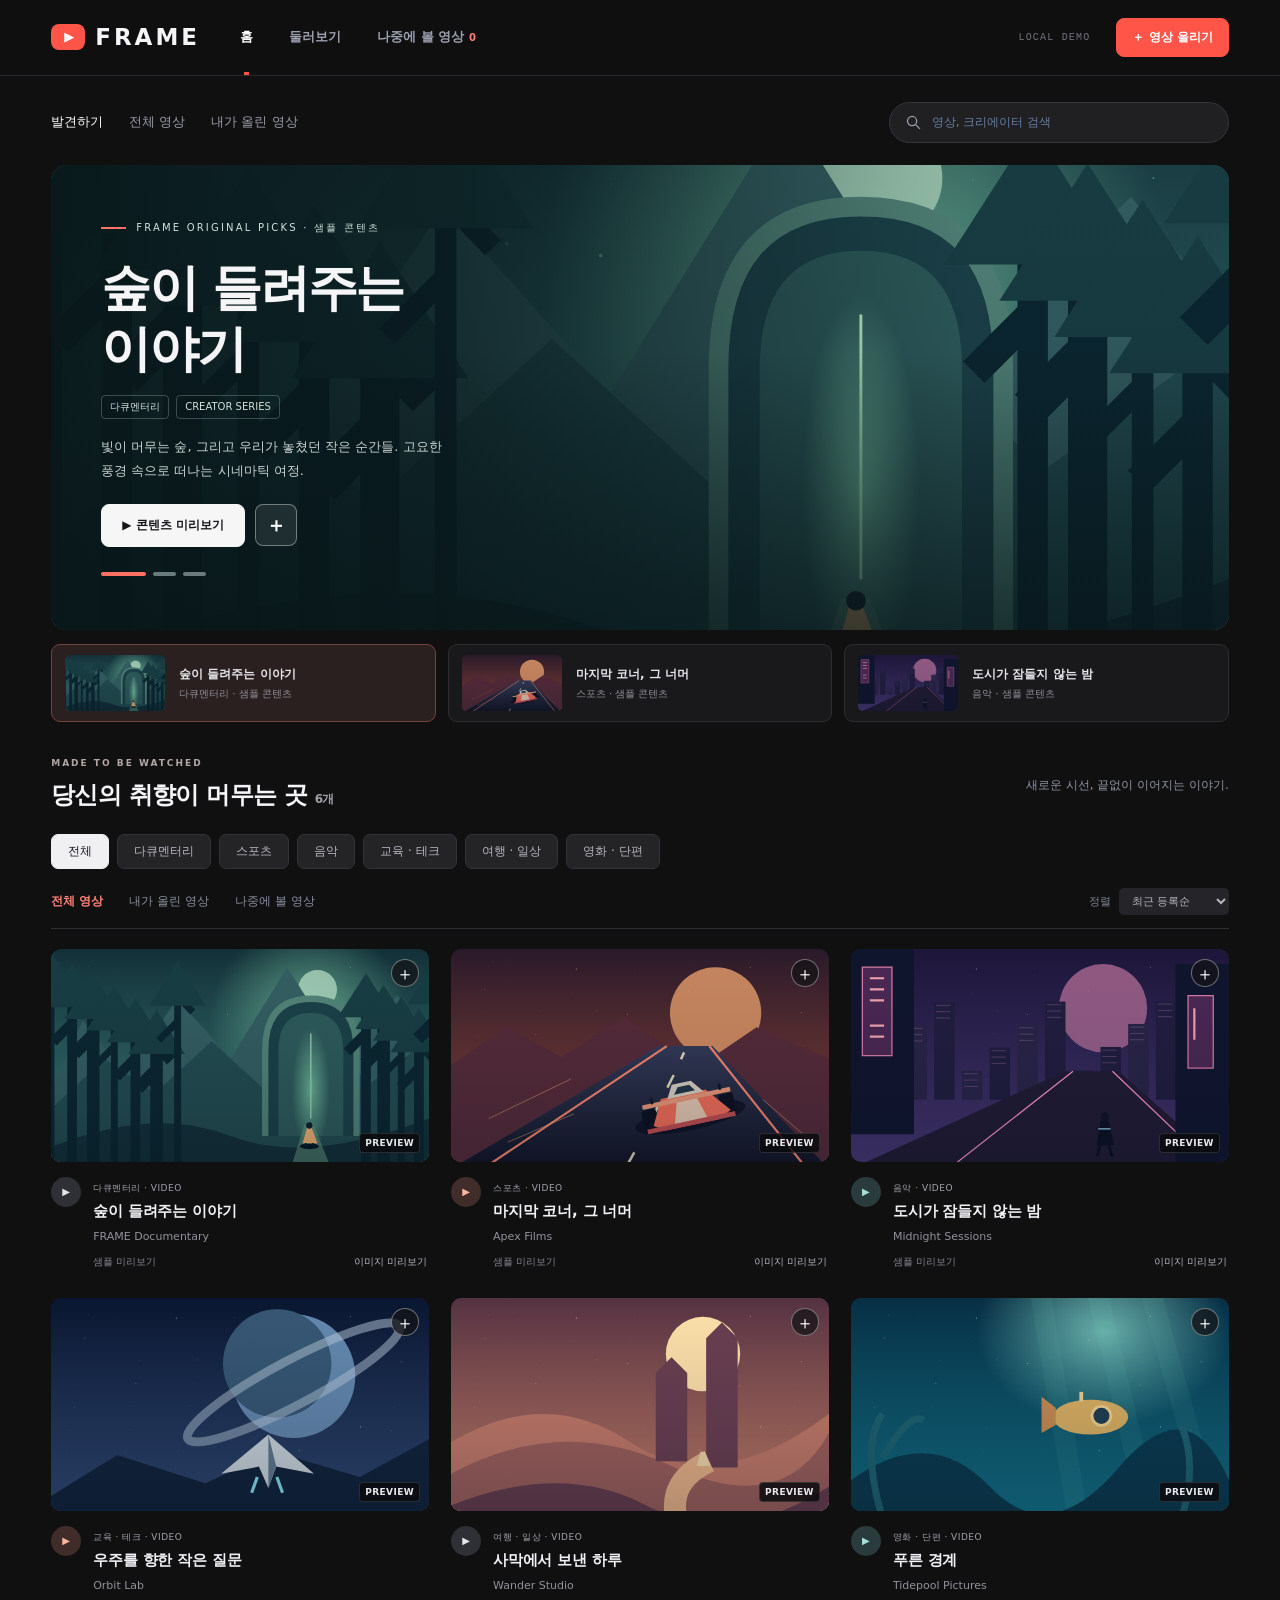
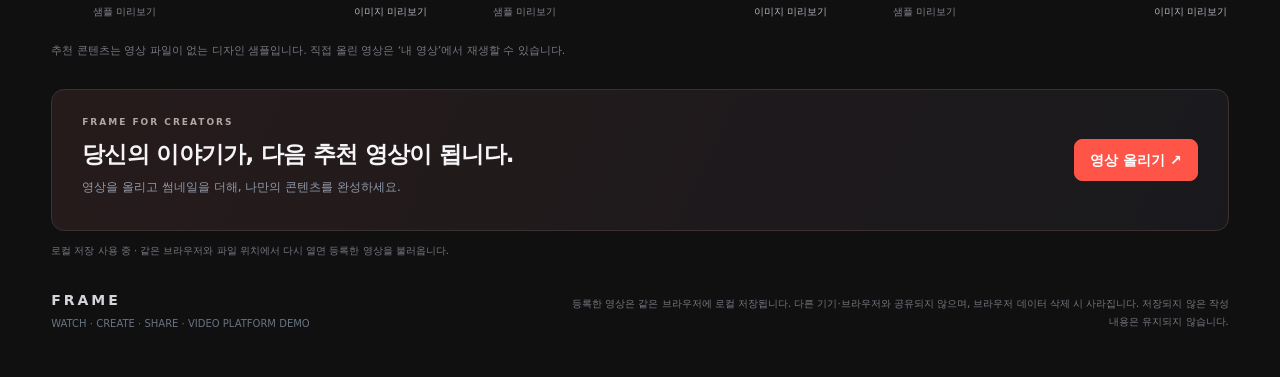
<file: video-upload-client.html>
<!doctype html>
<html lang="ko"><head><meta charset="utf-8"><meta name="viewport" content="width=device-width,initial-scale=1"><title>FRAME — 이야기가 시작되는 곳</title>
<style>
:root{color-scheme:dark;--bg:#0c131e;--panel:#141f2e;--line:#2a3a50;--text:#e6effb;--muted:#92a6c1;--blue:#83bbff}*{box-sizing:border-box}body{margin:0;background:var(--bg);color:var(--text);font:14px/1.6 system-ui,'Segoe UI','Malgun Gothic',sans-serif}button,input,textarea,select{font:inherit}button{cursor:pointer}button:disabled{opacity:.4;cursor:default}button:focus-visible,input:focus-visible,textarea:focus-visible,select:focus-visible{outline:3px solid #8cc4ff;outline-offset:3px}header{background:#101927;border-bottom:1px solid var(--line);padding:18px max(24px,calc((100vw - 1240px)/2));display:flex;align-items:center;gap:36px}.brand{font-weight:800;font-size:23px;letter-spacing:3px;white-space:nowrap}.brand span{color:var(--blue)}.sub{color:var(--muted);font-size:12px}.badge{margin-left:auto;border:1px solid #355849;color:#a6dbba;border-radius:30px;padding:5px 12px;font-size:12px;white-space:nowrap}main{max-width:1240px;margin:auto;padding:36px 24px 50px}h1{font-size:30px;letter-spacing:-1px;margin:5px 0}h2{font-size:17px;margin:0}p{margin:6px 0}.eyebrow{font-size:11px;color:var(--blue);letter-spacing:2px;font-weight:700}.muted{color:var(--muted)}.intro{margin-bottom:26px}.layout{display:grid;grid-template-columns:minmax(0,1fr) 294px;gap:24px;align-items:start}.panel{border:1px solid var(--line);border-radius:12px;background:var(--panel);margin-bottom:20px;overflow:hidden}.head{padding:17px 22px;border-bottom:1px solid var(--line);display:flex;align-items:center;justify-content:space-between;gap:14px}.number{color:var(--blue);font:12px monospace;margin-right:10px}.body{padding:22px}.row{display:grid;grid-template-columns:1fr 1fr;gap:18px}.field{display:block;margin-bottom:18px}.field:last-child{margin-bottom:0}.label{display:block;margin-bottom:7px;font-weight:600}input[type=text],textarea,select{width:100%;border:1px solid #35465f;background:#0e1724;color:var(--text);padding:11px 12px;border-radius:7px}textarea{resize:vertical;min-height:100px}input::placeholder,textarea::placeholder{color:#657e9d}.count{text-align:right;font-size:11px;color:var(--muted);margin-top:4px}.drop{border:1px dashed #4c6688;border-radius:9px;background:#101a29;padding:22px;text-align:center}.drop.drag{background:#1c3655;border-color:#a5d3ff}.drop p{font-size:12px;color:var(--muted);margin:5px 0 14px}.primary,.secondary,.danger{border-radius:7px;padding:9px 15px;font-weight:600}.primary{background:#9bcbff;color:#0b2340;border:1px solid #9bcbff}.primary:hover{background:#c2e0ff}.secondary{background:#20334c;color:#d6e8ff;border:1px solid #3d5470}.secondary:hover{background:#294365}.danger{background:#312530;color:#ffc0c0;border:1px solid #69434e;padding:5px 10px;font-size:12px}.small{font-size:12px}.media-card{margin-top:14px;background:#0e1724;border:1px solid var(--line);border-radius:8px;overflow:hidden}.media-card img{width:100%;height:140px;object-fit:contain;background:#090f18;display:block}.card-meta{padding:10px;display:flex;gap:10px;align-items:center;justify-content:space-between}.filename{overflow-wrap:anywhere;min-width:0;font-size:12px}.gallery{display:grid;grid-template-columns:repeat(3,minmax(0,1fr));gap:12px}.gallery .media-card{margin-top:12px}.video-frame{width:100%;background:#080d15;aspect-ratio:16/9;display:block;object-fit:contain}.status{font-size:12px;padding:4px 9px;border-radius:5px;background:#1f3047;color:#aac8ec}.summary{position:sticky;top:20px}.summary dl{margin:0}.summary dt{color:var(--muted);font-size:12px;margin-top:15px}.summary dd{margin:3px 0 0;overflow-wrap:anywhere}.summary button.primary{width:100%;margin-top:22px}.notice{font-size:12px;color:var(--muted);border-top:1px solid var(--line);padding-top:16px;margin-top:18px}.alert{padding:13px 16px;background:#39252c;border:1px solid #78505a;color:#ffd4d4;border-radius:8px;margin-bottom:18px;white-space:pre-wrap}.footer{font-size:12px;color:var(--muted);margin-top:24px;border-top:1px solid var(--line);padding-top:18px}.preview-bar{display:flex;justify-content:space-between;align-items:center;gap:15px;margin-bottom:28px}.store{background:radial-gradient(ellipse at top,#24405b 0,#162434 65%);padding:28px;border-radius:12px;border:1px solid #31475e}.store-title{font-size:30px;margin:0 0 22px;overflow-wrap:anywhere}.store-grid{display:grid;grid-template-columns:minmax(0,1fr) 300px;gap:22px}.stage{background:#080e16;aspect-ratio:16/9;display:grid;place-items:center;overflow:hidden}.stage img,.stage video{width:100%;height:100%;max-height:500px;object-fit:contain;display:block}.thumbs{display:flex;gap:9px;overflow-x:auto;margin-top:10px;padding:3px 2px 12px}.thumb{flex:0 0 115px;height:72px;border:2px solid transparent;padding:0;background:#102032;border-radius:4px;overflow:hidden;color:#cfe5ff}.thumb[aria-pressed=true]{border-color:#9acaff}.thumb img{width:100%;height:100%;object-fit:cover;display:block}.store-cover{width:100%;aspect-ratio:460/215;object-fit:cover;background:#101c2b;border-radius:4px;display:block}.cover-empty{aspect-ratio:460/215;display:grid;place-items:center;border:1px dashed #56708d;color:var(--muted)}.description{white-space:pre-wrap;overflow-wrap:anywhere;margin-top:18px;color:#cedbec}.store-meta{font-size:12px;color:var(--muted);margin-top:18px}.store-meta strong{color:#bfdbf9;font-weight:500}.tag{display:inline-block;padding:4px 9px;background:#294760;color:#bcdfff;border-radius:3px;margin-top:16px}.store-foot{display:flex;align-items:center;justify-content:space-between;background:#101c2b;padding:15px 18px;margin-top:22px;border-radius:6px}.check{color:#8adeb1}[hidden]{display:none!important}@media(max-width:950px){.layout{grid-template-columns:1fr}.summary{position:static}.store-grid{grid-template-columns:1fr}.store-side{max-width:600px}.store-cover{max-width:400px}}@media(max-width:600px){header{padding:15px 18px;gap:12px}header .sub{display:none}main{padding:24px 14px}.row{grid-template-columns:1fr}.gallery{grid-template-columns:repeat(2,minmax(0,1fr))}.head,.body{padding:16px}.store{padding:16px}.store-title,h1{font-size:25px}.preview-bar{flex-wrap:wrap}}

.site-nav{display:flex;gap:8px;align-items:center;margin-left:auto}.nav-button{border:0;background:transparent;color:#a6b9d1;padding:8px 13px;border-radius:6px}.nav-button:hover{background:#20334c;color:white}.site-nav .primary{padding:8px 16px}.hero{display:grid;grid-template-columns:1.1fr 1fr;gap:28px;align-items:center;background:linear-gradient(120deg,#1b334b,#15212f);border:1px solid #35516c;border-radius:15px;padding:36px;margin-bottom:32px}.hero h1{font-size:40px;line-height:1.2;margin:14px 0}.hero p{color:#b0c3da;max-width:420px}.hero-art{height:240px;border-radius:12px;overflow:hidden;background:#0e1726;position:relative}.hero-art img{width:100%;height:100%;object-fit:cover}.hero-actions{display:flex;gap:12px;margin-top:22px}.catalog-head{display:flex;justify-content:space-between;align-items:center;gap:20px;margin-bottom:18px}.catalog-controls{display:flex;gap:10px;flex-wrap:wrap}.catalog-controls input{max-width:260px}.filter-button{border:1px solid #334b66;background:#142437;color:#bbcee4;border-radius:7px;padding:8px 14px}.filter-button[aria-pressed=true]{background:#254d72;border-color:#80b7ef;color:white}.games-grid{display:grid;grid-template-columns:repeat(3,minmax(0,1fr));gap:22px}.game-card{display:block;width:100%;padding:0;text-align:left;background:#162333;border:1px solid #2b415a;border-radius:12px;overflow:hidden;color:var(--text);transition:transform .15s,border-color .15s}.game-card:hover{transform:translateY(-4px);border-color:#82b9f5}.game-cover{height:190px;width:100%;object-fit:cover;display:block;background:#0d192a}.cover-fallback{height:190px;display:grid;place-items:center;font-size:48px;background:linear-gradient(135deg,#24496b,#213042);color:#b2d8ff}.game-card-body{padding:17px}.game-card h3{margin:0 0 6px;font-size:19px;overflow-wrap:anywhere}.game-card p{color:#9fb4ce;font-size:12px;white-space:nowrap;overflow:hidden;text-overflow:ellipsis}.card-bottom{display:flex;justify-content:space-between;align-items:center;gap:8px;margin-top:18px}.card-kind{font-size:11px;padding:3px 8px;background:#213c56;color:#b8d8f4;border-radius:4px}.mine-kind{background:#234236;color:#ace0c1}.card-date{font-size:11px;color:#8ca4be}.catalog-empty{text-align:center;padding:60px;color:#9fb7d2;border:1px dashed #34516e;border-radius:12px}.catalog-note{color:#8199b5;font-size:12px;margin:18px 0}.editor-toolbar{margin-bottom:20px;display:flex;justify-content:space-between;gap:10px}.save-message{padding:12px 16px;border:1px solid #345f4c;background:#142d24;color:#afe0c3;border-radius:8px;margin-bottom:22px}.saving{opacity:.65}.store-view-actions{display:flex;gap:10px}.badge{margin-left:0}.site-nav .nav-button[aria-current=page]{color:#c8e3ff;background:#1d334c}.storage-note{font-size:12px;color:#95abc5;margin-top:12px}@media(max-width:950px){.hero{grid-template-columns:1fr 1fr;padding:25px}.hero h1{font-size:32px}.games-grid{grid-template-columns:repeat(2,minmax(0,1fr))}.catalog-head{align-items:flex-start;flex-direction:column}}@media(max-width:600px){header{flex-wrap:wrap}.site-nav{gap:4px}.badge{display:none}.hero{grid-template-columns:1fr;padding:24px}.hero-art{height:175px}.hero h1{font-size:30px}.games-grid{grid-template-columns:1fr}.catalog-controls{width:100%}.catalog-controls input{max-width:none;flex:1;min-width:130px}.game-cover,.cover-fallback{height:210px}.store-view-actions{flex-wrap:wrap}.hero-actions{flex-wrap:wrap}}

/* FRAME publishing store — self-contained, responsive, no external assets */
:root{--bg:#101115;--panel:#191b21;--line:#2c2f38;--text:#f0f1f5;--muted:#9b9eab;--blue:#83d5e5;color-scheme:dark}body{background:var(--bg);font-family:Inter,'Segoe UI','Malgun Gothic',system-ui,sans-serif}button{transition:background .18s,border-color .18s,transform .18s}header{padding:0 4.5%;height:78px;gap:28px;background:#15161b;border-bottom:1px solid #262830;position:relative;z-index:5}.brand{font-size:24px;letter-spacing:4px;display:flex;gap:10px;align-items:center}.brand-mark{display:inline-grid;width:27px;height:27px;place-items:center;background:#8dd9e7;color:#131820;font-size:19px;letter-spacing:0;border-radius:5px;transform:rotate(-8deg)}header .sub{font-size:11px;border-left:1px solid #3b3d45;padding-left:24px;letter-spacing:2px;color:#979ba7}.site-nav{margin:0;gap:5px;height:100%}.nav-button{height:100%;border-radius:0;position:relative;padding:0 16px;font-weight:600;color:#9ca0ae;font-size:13px}.site-nav .nav-button[aria-current=page]{background:transparent;color:#fff}.site-nav .nav-button[aria-current=page]:after{content:'';position:absolute;bottom:0;left:16px;right:16px;height:3px;background:var(--blue)}.nav-button:hover{background:#202128}.header-actions{margin-left:auto;display:flex;gap:18px;align-items:center}.badge{border:0;background:#22262d;color:#aebbc4;border-radius:5px;font:10px monospace;letter-spacing:1px;padding:5px 8px}.primary{background:#8dd9e7;border-color:#8dd9e7;color:#10232a;border-radius:7px}.primary:hover{background:#b5edf5;border-color:#b5edf5}.secondary{background:#242730;border-color:#373b48;color:#e4e6ed}.secondary:hover{background:#323642}.header-actions .primary{font-size:12px;padding:9px 15px}main{max-width:1440px;padding:30px 4.5% 32px;margin:auto}.eyebrow{color:#9dabb6;font:600 10px/1.5 system-ui;letter-spacing:2px}.store-toolbar{display:flex;justify-content:space-between;align-items:center;gap:24px;margin-bottom:26px}.store-subnav{display:flex;align-items:center;gap:26px}.store-subnav button{background:none;color:#999ca8;border:0;padding:10px 0;font-weight:500}.store-subnav button.active{color:white}.store-search{position:relative;display:flex;align-items:center;gap:10px;background:#22242b;border-radius:8px;padding:0 15px;width:290px}.store-search svg{width:17px;height:17px;color:#999eab;flex-shrink:0}.store-search input{background:none!important;border:0!important;padding:11px 0!important;font-size:12px}.feature-layout{display:grid;grid-template-columns:minmax(0,1fr) 224px;gap:20px}.feature-main{min-height:440px;position:relative;border-radius:14px;overflow:hidden;background:#142828;isolation:isolate}.feature-art{position:absolute;inset:0;width:100%;height:100%;object-fit:cover;z-index:-3}.feature-shade{position:absolute;inset:0;z-index:-2;background:linear-gradient(90deg,rgba(6,20,24,.94),rgba(6,20,24,.45) 43%,transparent 78%),linear-gradient(0deg,rgba(4,13,18,.5),transparent 50%)}.feature-copy{padding:38px;max-width:480px;height:100%;display:flex;flex-direction:column;align-items:flex-start;justify-content:center}.feature-kicker{font-size:10px;letter-spacing:3px;color:#c9d9d9;display:flex;gap:10px;align-items:center}.feature-kicker:before{content:'';width:18px;height:1px;background:#8bdbdf}.feature-copy h1{font-size:46px;line-height:1.16;margin:24px 0 16px;letter-spacing:-2px;font-weight:750;overflow-wrap:anywhere}.feature-copy p{font-size:13px;line-height:1.85;color:#c6d2d4;max-width:290px;margin-bottom:21px}.feature-tags{display:flex;gap:7px;align-items:center;font-size:10px;color:#b3cece;margin-bottom:19px}.feature-tags span{border:1px solid #60807880;padding:3px 8px;border-radius:4px}.feature-actions{display:flex;gap:10px;align-items:center}.feature-actions .primary{background:#edf3f3;border-color:#edf3f3;padding:11px 20px;font-size:12px;color:#152a2c}.feature-actions .secondary{background:#ffffff12;border-color:#ffffff40;min-width:42px;height:42px;font-size:20px;padding:0 10px}.feature-pagination{display:flex;gap:7px;margin-top:30px}.feature-pagination button{width:23px;height:4px;border:0;background:#6a7b7d;padding:0;border-radius:5px}.feature-pagination button[aria-pressed=true]{width:45px;background:#c8e9e9}.feature-rail{display:flex;flex-direction:column;gap:9px}.rail-heading{font-size:10px;letter-spacing:2px;color:#737989;margin:2px 0 6px}.feature-item{display:flex;gap:13px;align-items:center;flex:1;background:transparent;border:1px solid transparent;color:#b4b8c3;border-radius:9px;padding:12px;text-align:left}.feature-item[aria-pressed=true]{background:#24272e;border-color:#353a43;color:white}.feature-item:hover{background:#202229}.feature-item img{width:64px;height:75px;object-fit:cover;border-radius:5px}.feature-item strong{font-size:13px;line-height:1.5;display:block}.feature-item small{font-size:10px;color:#979da9;display:block;margin-top:6px}.rail-note{font-size:10px;color:#6e7583;margin:8px 12px}.section-title{display:flex;align-items:center;justify-content:space-between;margin:38px 0 18px;gap:20px}.section-title h2{font-size:21px;letter-spacing:-.5px}.section-title p{font-size:12px;color:#8e94a2}.text-button{background:none;border:0;color:#adb4c1;padding:8px 0;font-size:12px}.text-button:hover{color:#b9eff7}.browse-layout{display:grid;grid-template-columns:170px minmax(0,1fr);gap:30px}.genre-sidebar{padding-right:20px;border-right:1px solid #252830}.genre-sidebar h3{margin:0 0 12px;font-size:11px;font-weight:500;color:#7d8594;letter-spacing:1px}.genre-options{display:flex;flex-direction:column;gap:5px}.genre-option{padding:10px 11px;display:flex;gap:10px;align-items:center;text-align:left;background:none;border:0;border-radius:6px;color:#969ead;font-size:12px}.genre-option[aria-pressed=true]{background:#222b32;color:#9bdfeb}.genre-option:hover{background:#20232a;color:white}.genre-dot{width:5px;height:5px;border:1px solid currentColor;border-radius:50%}.genre-option[aria-pressed=true] .genre-dot{background:currentColor}.side-publish{margin-top:26px;border-top:1px solid #2a2d35;padding-top:22px}.side-publish p{font-size:11px;color:#7f8797;margin:7px 0 12px}.side-publish strong{font-size:12px;font-weight:500}.side-publish button{font-size:11px;width:100%;padding:8px}.catalog-head{display:flex;flex-direction:row;align-items:center;border-bottom:1px solid #2a2d35;padding-bottom:15px;margin-bottom:20px;gap:16px}.catalog-controls{gap:20px;flex-wrap:nowrap}.filter-button{border:0;border-radius:0;background:none!important;color:#888f9e;padding:5px 0;font-size:12px}.filter-button[aria-pressed=true]{color:#edf2f8;border-color:transparent;font-weight:600}.catalog-sort{display:flex;align-items:center;gap:8px;color:#7f8795;font-size:11px}.catalog-sort select{padding:6px 22px 6px 9px;border:0;background:#1e2128;border-radius:5px;font-size:11px;width:auto;max-width:140px}.games-grid{grid-template-columns:repeat(3,minmax(0,1fr));gap:25px 20px}.game-card{background:none;border:0;border-radius:0;overflow:visible;position:relative;min-width:0}.game-card:hover{transform:none}.game-card:hover .game-cover{transform:scale(1.035);filter:brightness(1.1)}.game-visual{position:relative;border-radius:9px;overflow:hidden;aspect-ratio:16/10;background:#1e2931}.game-cover{height:100%;aspect-ratio:16/10;transition:transform .3s,filter .3s}.cover-fallback{height:100%;aspect-ratio:16/10}.game-open{width:100%;padding:0;text-align:left;color:inherit;background:none;border:0;border-radius:8px;display:block}.game-card-body{padding:12px 1px 0}.game-card h3{font-size:15px;font-weight:600;letter-spacing:-.2px;margin:5px 0}.game-card p{font-size:10px;color:#7f8796;margin:2px 0 0}.game-genre{font-size:9px;letter-spacing:1px;color:#8c95a3}.card-bottom{margin-top:12px;gap:5px}.card-kind{font-size:10px;border:1px solid #323843;background:#1b2029;color:#9aaaba;padding:2px 6px;border-radius:4px}.mine-kind{color:#9cdbba;background:#1b3028;border-color:#2b4a3a}.card-date{font-size:10px;color:#a3abb7}.wishlist-toggle{position:absolute;right:10px;top:10px;width:28px;height:28px;display:grid;place-items:center;padding:0;border:1px solid #ffffff60;border-radius:50%;background:#111b29a8;color:#fff;font-size:18px;z-index:1}.wishlist-toggle[aria-pressed=true]{background:#91dce8;color:#11232a;border-color:#91dce8}.wishlist-toggle:hover{transform:scale(1.12)}.catalog-note{font-size:10px;color:#717b8a;margin:22px 0 0}.catalog-empty{padding:50px 20px;background:#191d24;border:1px solid #29313e}.catalog-empty strong{display:block;color:#c6ceda;font-size:16px}.catalog-empty p{margin:8px 0 16px;font-size:12px}.publisher-band{margin-top:40px;border-top:1px solid #303540;border-bottom:1px solid #303540;padding:28px 0;display:flex;align-items:center;justify-content:space-between;gap:24px}.publisher-band h2{font-size:23px;letter-spacing:-.7px;margin:6px 0}.publisher-band p{font-size:12px;color:#9099a9}.publisher-band .primary{white-space:nowrap}.footer{display:flex;justify-content:space-between;gap:20px;margin-top:30px;border:0;padding-top:0;font-size:10px;color:#697382}.footer strong{display:block;font-size:14px;letter-spacing:3px;color:#979eab;margin-bottom:5px}.footer p{max-width:660px;text-align:right;font-size:10px;line-height:1.8}.storage-note{font-size:10px;color:#788797}.save-message{background:#1c342b;border-color:#355548;font-size:13px}.editor-toolbar{margin-bottom:30px;align-items:center}.intro h1{font-size:33px;margin:10px 0}.intro{margin-bottom:30px}.panel{border-radius:10px;background:#191c23;border-color:#30343f}.head{border-color:#30343f}.number{color:#7ecdda}input[type=text],textarea,select{background:#11151d;border-color:#343b49}.drop{background:#131820;border-color:#3c4b5e;padding:30px}.drop.drag{background:#1c3339;border-color:#82d4e4}.summary{top:25px}.summary .notice{border-color:#303743}.media-card{background:#121821}.status{background:#24313b;color:#9dbec8}.stage{border-radius:10px}.store{background:none;padding:0;border:0;border-radius:0}.store-title{font-size:38px;margin:14px 0 26px}.store-grid{grid-template-columns:minmax(0,1fr) 290px;gap:28px}.store-side{padding:20px;background:#191c23;border:1px solid #2d3440;border-radius:10px}.store-side .description{font-size:12px;line-height:1.9;color:#a4afbf}.store-meta{line-height:2.2}.store-foot{background:#191d25;border:1px solid #2b3440;border-radius:8px;font-size:12px}.detail-actions{margin-top:22px;display:flex;flex-direction:column;gap:9px}.detail-actions button{font-size:12px}.detail-note{font-size:10px;color:#7d889a;margin-top:15px}.preview-bar{margin-bottom:25px}.check{font-size:12px;color:#97bac2}.thumb{border-radius:6px;background:#1a2936}.thumb[aria-pressed=true]{border-color:#89d8e7}.detail-about{border-top:1px solid #2a303a;margin-top:30px;padding-top:22px;color:#a5afbe;font-size:13px;white-space:pre-wrap;overflow-wrap:anywhere}.detail-about h2{font-size:18px;color:#e6ebf1;margin-bottom:12px}.detail-about p{max-width:800px;line-height:1.9}.toast{position:fixed;left:50%;bottom:28px;transform:translateX(-50%);max-width:calc(100vw - 32px);background:#d9edf0;color:#15313a;border:1px solid #9fc2ce;border-radius:8px;padding:12px 20px;box-shadow:0 10px 40px #0008;z-index:100;font-size:12px;text-align:center}.wish-count{color:#8dcedd;font-size:10px;margin-left:5px}
@media(min-width:1550px){main{padding-left:36px;padding-right:36px}.feature-main{min-height:490px}.feature-copy{padding:48px}.feature-copy h1{font-size:54px}}
@media(max-width:1100px){header .sub{display:none}.feature-layout{grid-template-columns:minmax(0,1fr) 190px}.feature-copy{padding:30px;max-width:390px}.feature-copy h1{font-size:39px}.browse-layout{grid-template-columns:140px minmax(0,1fr);gap:20px}.genre-sidebar{padding-right:12px}.games-grid{gap:22px 14px}.feature-item{padding:9px;gap:10px}.feature-item img{width:50px;height:66px}.feature-main{min-height:400px}}
@media(max-width:850px){header{gap:16px;height:68px}.header-actions{gap:10px}.header-actions .badge{display:none}.site-nav .nav-button{padding:0 9px;font-size:12px}.brand{font-size:20px;letter-spacing:2px}.brand-mark{width:23px;height:23px;font-size:16px}.feature-layout{grid-template-columns:1fr}.feature-main{min-height:410px}.feature-rail{flex-direction:row;gap:9px}.rail-heading,.rail-note{display:none}.feature-item{flex:1;min-width:0}.feature-item img{width:43px;height:50px}.feature-item strong{font-size:11px}.feature-item small{font-size:9px}.browse-layout{grid-template-columns:1fr}.genre-sidebar{border:0;padding:0}.genre-sidebar h3,.side-publish{display:none}.genre-options{flex-direction:row;flex-wrap:wrap;gap:7px}.genre-option{border:1px solid #2a3039;padding:7px 12px;font-size:11px}.store-grid{grid-template-columns:1fr}.store-side{max-width:none;display:block}.store-cover{max-width:none}.store-side #storeCover{max-width:360px}.catalog-head{margin-top:2px}.publisher-band h2{font-size:20px}.footer p{max-width:470px}}
@media(max-width:600px){header{height:auto;min-height:65px;padding:16px 18px;gap:14px;flex-wrap:wrap}.site-nav{order:3;width:100%;height:30px;justify-content:center}.site-nav .nav-button{height:35px;padding:0 18px}.header-actions .primary{font-size:11px;padding:8px 12px}.brand{font-size:21px}main{padding:20px 18px 25px}.store-toolbar{gap:12px;margin-bottom:20px;flex-wrap:wrap}.store-subnav{gap:20px}.store-subnav button{font-size:12px}.store-search{width:100%}.feature-main{min-height:420px}.feature-art{object-position:62% center}.feature-copy{padding:26px;justify-content:flex-end}.feature-copy h1{font-size:37px;margin-top:20px;max-width:260px}.feature-copy p{font-size:12px;max-width:230px}.feature-shade{background:linear-gradient(90deg,#07161bea,transparent),linear-gradient(0deg,#07161bcc,transparent)}.feature-kicker{font-size:9px}.feature-pagination{margin-top:23px}.feature-rail{gap:5px}.feature-item{flex-direction:column;align-items:flex-start;padding:9px;gap:7px}.feature-item img{width:100%;height:58px}.feature-item strong{font-size:10px}.feature-item small{display:none}.section-title{margin-top:28px}.section-title h2{font-size:20px}.section-title p{display:none}.games-grid{grid-template-columns:repeat(2,minmax(0,1fr));gap:22px 13px}.game-visual,.game-cover{aspect-ratio:4/5}.game-card h3{font-size:13px}.game-card p{font-size:9px}.game-card-body{padding-top:10px}.game-genre{font-size:8px}.card-date{font-size:9px}.wishlist-toggle{top:8px;right:8px;width:25px;height:25px;font-size:17px}.catalog-controls{gap:16px}.filter-button{font-size:11px}.catalog-sort select{max-width:105px;font-size:10px}.catalog-sort>span{display:none}.publisher-band{align-items:flex-start;flex-direction:column;padding:24px 0;gap:15px}.publisher-band h2{font-size:21px}.publisher-band .primary{width:100%}.footer{flex-direction:column}.footer p{text-align:left}.store-title{font-size:29px}.preview-bar{gap:15px}.store-side{padding:17px}.store-foot{align-items:flex-start;gap:12px;flex-direction:column}.intro h1{font-size:28px}.editor-toolbar{font-size:10px;gap:8px}.editor-toolbar .secondary{font-size:11px}.feature-tags{margin-bottom:14px}.catalog-note{line-height:1.8}}
@media(prefers-reduced-motion:reduce){*{scroll-behavior:auto!important;transition:none!important}}
.brand .brand-mark{color:#17303b}
/* FRAME video platform redesign */
:root{--bg:#101011;--panel:#19191c;--line:#303035;--text:#f5f5f7;--muted:#a0a0a8;--blue:#ff665b;--accent:#ff5548}
body{background:#101011;font-family:'Segoe UI','Malgun Gothic',system-ui,sans-serif}header{position:sticky;top:0;height:76px;padding:0 4%;background:#101011f5;backdrop-filter:blur(18px);gap:28px;border-bottom:1px solid #29292d}
.brand{font-size:23px;letter-spacing:3px}.brand .brand-mark{transform:none;width:34px;height:26px;background:var(--accent);color:white;border-radius:8px;font-size:13px;padding-left:2px}.brand span{color:white}header .sub{display:none}.site-nav{gap:12px}.site-nav .nav-button{font-size:13px;padding:0 12px}.site-nav .nav-button[aria-current=page]:after{background:var(--accent)}.header-actions .badge{background:none;color:#74747d;letter-spacing:1.2px}.primary{background:var(--accent);border-color:var(--accent);color:white;border-radius:8px}.primary:hover{background:#ff776c;border-color:#ff776c}.secondary{background:#252529;border-color:#414147;color:#f1f1f5}.secondary:hover{background:#343439}.wish-count{color:#ff8278}button:focus-visible,input:focus-visible,textarea:focus-visible,select:focus-visible{outline-color:#ff8d82}
main{max-width:1600px;padding:26px 4% 40px}.store-toolbar{margin-bottom:22px}.store-subnav{gap:26px}.store-subnav button{font-size:13px}.store-search{width:340px;border:1px solid #34343a;background:#202023;border-radius:30px}.store-search input{font-size:12px;padding:10px 0!important}.feature-layout{display:grid;grid-template-columns:minmax(0,1fr);gap:14px}.feature-main{min-height:465px;border-radius:16px;background:#142b29}.feature-art{object-position:center 56%}.feature-shade{background:linear-gradient(90deg,#081719ed 0%,#081719ae 33%,#08171905 78%),linear-gradient(0deg,#081719b0,transparent 60%)}.feature-copy{padding:45px 50px;max-width:600px;justify-content:center}.feature-kicker{font-size:10px;letter-spacing:2.2px;color:#d2e3de}.feature-kicker:before{background:#ff7365;width:25px;height:2px}.feature-copy h1{font-size:50px;line-height:1.22;letter-spacing:-2.2px;margin:22px 0 15px;max-width:450px}.feature-copy p{max-width:350px;font-size:13px;line-height:1.85;color:#cad5d2}.feature-tags{font-size:10px;margin-bottom:10px}.feature-tags span{border-color:#b5c8c34a;color:#d3e1dc;border-radius:4px}.feature-actions .primary{background:#f6f6f7;border-color:#f6f6f7;color:#161619;font-size:12px;padding:11px 20px}.feature-actions .secondary{border-radius:8px;height:42px;background:#ffffff15;border-color:#ffffff60;color:white}.feature-pagination{margin-top:25px}.feature-pagination button[aria-pressed=true]{background:#ff7063}.feature-rail{flex-direction:row;align-items:stretch;gap:12px}.rail-heading,.rail-note{display:none}.feature-item{padding:10px 13px;border:1px solid #2d2d32;background:#19191c;border-radius:9px;min-width:0;flex:1;gap:14px}.feature-item[aria-pressed=true]{background:#2b2020;border-color:#75413b}.feature-item:hover{background:#28282c}.feature-item img{width:100px;height:56px;border-radius:5px;aspect-ratio:16/9}.feature-item strong{font-size:12px;color:#e7e7eb}.feature-item small{font-size:10px;color:#8f8f99;margin-top:3px}
.section-title{margin:35px 0 20px}.section-title h2{font-size:24px;letter-spacing:-.7px}.eyebrow{font-size:9px;color:#b3a7a5;letter-spacing:2px;margin-bottom:5px}.section-title p{font-size:12px}.browse-layout{display:flex;flex-direction:column;gap:18px}.genre-sidebar{border:0;padding:0;display:block}.genre-sidebar h3,.side-publish{display:none}.genre-options{flex-direction:row;gap:8px;flex-wrap:wrap}.genre-option{background:#242427;border:1px solid #323238;color:#b6b6be;padding:7px 16px;border-radius:7px;font-size:12px}.genre-option[aria-pressed=true]{background:#f0f0f3;border-color:#f0f0f3;color:#17171b}.genre-dot{display:none}.catalog-head{border-color:#2c2c31;padding-bottom:12px;margin-bottom:20px}.catalog-controls{gap:26px}.filter-button{font-size:12px}.filter-button[aria-pressed=true]{color:#ff8379}.catalog-sort select{background:#252529;color:#b4b4bc}.games-grid{grid-template-columns:repeat(3,minmax(0,1fr));gap:28px 22px}.game-visual,.game-cover,.cover-fallback{aspect-ratio:16/9;height:auto;width:100%}.game-visual{border-radius:10px;position:relative}.game-cover{height:100%;object-fit:cover}.game-card:hover .game-cover{transform:scale(1.04)}.game-card-body{padding:13px 2px 0 42px;position:relative}.game-card-body:before{content:'▶';position:absolute;left:0;top:15px;border-radius:50%;background:#2e3035;color:#e3e4eb;width:30px;height:30px;display:grid;place-items:center;font-size:10px}.game-card:nth-child(2n) .game-card-body:before{background:#402d29;color:#ffb69d}.game-card:nth-child(3n) .game-card-body:before{background:#293b3c;color:#a4dfd6}.game-genre{font-size:9px;color:#a3a3ad;letter-spacing:.5px}.game-card h3{font-size:15px;line-height:1.5;margin:3px 0 5px;color:#f1f1f5}.game-card p{font-size:11px;color:#91919c}.card-bottom{margin-top:9px}.card-kind{background:none;border:0;padding:0;color:#85858f;font-size:10px}.mine-kind{color:#83c9a4}.card-date{color:#b7b7c0;font-size:10px}.video-stamp{position:absolute;bottom:9px;right:9px;background:#0b0b0dd9;border:1px solid #ffffff20;border-radius:4px;padding:2px 5px;font-size:9px;font-weight:700;letter-spacing:.4px;color:#e8e8ec}.wishlist-toggle{background:#141417bb;border-color:#ffffff60;right:10px;top:10px}.wishlist-toggle[aria-pressed=true]{background:var(--accent);border-color:var(--accent);color:white}.catalog-note{font-size:11px;color:#787882;margin-top:22px}.publisher-band{border:1px solid #3c3030;border-radius:13px;padding:26px 30px;background:linear-gradient(115deg,#261b1b,#19191d);margin-top:30px}.publisher-band h2{font-size:23px}.publisher-band p{font-size:12px}.footer{margin-top:30px}.footer p{font-size:10px;color:#777780}.footer strong{color:#d4d4da}.storage-note{color:#777780;font-size:10px}
.panel{background:#19191d;border-color:#303035}.head{border-color:#303035}.number{color:#ff8479}.drop{background:#141417;border-color:#484851;border-radius:10px}.drop.drag{background:#322220;border-color:#ff796d}.status{background:#2a292c;color:#bcb8bf}.summary{top:96px}input[type=text],textarea,select{background:#131316;border-color:#3a3a43}.summary .notice{border-color:#35343a}.intro h1{font-size:34px}.layout{grid-template-columns:minmax(0,1fr) 310px}.summary .primary{color:white}.store-title{font-size:30px;margin:16px 0 24px}.store-grid{grid-template-columns:minmax(0,1fr) 300px}.store-side{background:#1c1c20;border-color:#303037}.store-side .description{font-size:13px;color:#c0c0ca}.store-cover{aspect-ratio:16/9;border-radius:6px}.stage{background:#080809;border:1px solid #29292e}.thumb[aria-pressed=true]{border-color:var(--accent)}.tag{background:#322725;color:#ffb2a8;border-radius:5px}.store-foot{background:#1c1c20;border-color:#303037}.check{color:#b9b9c4}.toast{background:#f3e7e5;border-color:#e4b3ab;color:#46251e}.catalog-empty{border-color:#46414a}.store-meta strong{color:#dddde5}.feature-item:focus-visible{outline-offset:2px}
@media(min-width:1450px){.games-grid{grid-template-columns:repeat(4,minmax(0,1fr))}.feature-main{min-height:500px}}
@media(max-width:1000px){header{gap:16px}.header-actions .badge{display:none}.site-nav{gap:2px}.games-grid{grid-template-columns:repeat(2,minmax(0,1fr))}.feature-copy{padding:35px}.feature-copy h1{font-size:44px}.feature-item img{width:73px;height:45px}.layout,.store-grid{grid-template-columns:1fr}.summary{position:static}.store-side{max-width:none}}
@media(max-width:650px){header{height:auto;min-height:65px;padding:14px 18px;flex-wrap:wrap;gap:10px}.brand{font-size:20px}.brand .brand-mark{width:29px;height:23px}.header-actions{margin-left:auto}.site-nav{order:3;width:100%;justify-content:flex-start;height:32px;gap:18px}.site-nav .nav-button{height:34px;padding:0;font-size:12px}.site-nav .nav-button[aria-current=page]:after{left:0;right:0;bottom:-2px}main{padding:18px 16px 28px}.store-toolbar{gap:12px}.store-search{width:100%}.store-subnav{gap:22px}.feature-main{min-height:415px;border-radius:11px}.feature-copy{padding:26px;max-width:100%;justify-content:flex-end}.feature-copy h1{font-size:34px;max-width:270px;margin:18px 0 12px}.feature-copy p{font-size:12px;max-width:280px}.feature-art{object-position:65% center}.feature-shade{background:linear-gradient(90deg,#071719bd,#07171925),linear-gradient(0deg,#071719f0,transparent)}.feature-kicker{font-size:8px;letter-spacing:1.4px}.feature-pagination{margin-top:22px}.feature-rail{gap:6px}.feature-item{padding:8px;flex-direction:column;align-items:flex-start;gap:6px}.feature-item img{width:100%;height:auto;aspect-ratio:16/9}.feature-item strong{font-size:10px}.feature-item small{display:none}.section-title{margin:28px 0 16px}.section-title h2{font-size:21px}.genre-options{gap:6px}.genre-option{padding:6px 11px;font-size:11px}.catalog-controls{gap:15px}.filter-button{font-size:11px}.catalog-head{gap:10px}.catalog-sort select{max-width:90px;font-size:10px}.games-grid{grid-template-columns:1fr;gap:24px}.game-visual,.game-cover{aspect-ratio:16/9}.game-card h3{font-size:16px}.game-card p{font-size:12px}.game-card-body{padding-top:12px}.game-genre{font-size:10px}.card-date,.card-kind{font-size:11px}.publisher-band{padding:23px;gap:18px}.publisher-band h2{font-size:21px}.publisher-band .primary{width:100%}.intro h1{font-size:28px}.store-title{font-size:25px}.row{grid-template-columns:1fr}.store-foot{flex-direction:column;align-items:flex-start}.feature-actions .primary{font-size:11px}.footer{flex-direction:column}.footer p{text-align:left}}

.feature-copy h1,.game-card h3,.publisher-band h2{word-break:keep-all;overflow-wrap:break-word}
</style></head><body>
<header><div class="brand"><span class="brand-mark" aria-hidden="true">▶</span>FRAME</div><div class="sub">WATCH · CREATE · SHARE</div><nav class="site-nav" aria-label="주 메뉴"><button class="nav-button" id="homeNav" type="button">홈</button><button class="nav-button" id="browseNav" type="button">둘러보기</button><button class="nav-button" id="wishNav" type="button">나중에 볼 영상<span class="wish-count" id="wishCount">0</span></button></nav><div class="header-actions"><span class="badge">LOCAL DEMO</span><button class="primary" id="uploadNav" type="button">＋ 영상 올리기</button></div></header>
<main><div id="alert" class="alert" role="alert" hidden></div><section id="homeView"><div id="savedMessage" class="save-message" role="status" hidden></div>
<div class="store-toolbar"><div class="store-subnav"><button type="button" id="discoverTab" class="active">발견하기</button><button type="button" id="browseGames">전체 영상</button><button type="button" id="myGamesTab">내가 올린 영상</button></div><label class="store-search"><svg viewBox="0 0 24 24" fill="none" stroke="currentColor" stroke-width="1.8" aria-hidden="true"><circle cx="10" cy="10" r="6.5"/><path d="m15 15 6 6"/></svg><input type="text" id="searchGames" placeholder="영상, 크리에이터 검색" aria-label="영상 검색"></label></div>
<div class="feature-layout" id="featuredSection"><article class="feature-main"><img class="feature-art" id="heroArt" alt=""><div class="feature-shade"></div><div class="feature-copy"><div class="feature-kicker">FRAME ORIGINAL PICKS · 샘플 콘텐츠</div><h1 id="featureTitle"></h1><div class="feature-tags"><span id="featureGenre"></span><span>CREATOR SERIES</span></div><p id="featureDescription"></p><div class="feature-actions"><button class="primary" id="featureOpen" type="button">▶ 콘텐츠 미리보기</button><button class="secondary" id="featureWish" type="button" aria-label="추천 영상 나중에 볼 영상 추가" aria-pressed="false">＋</button></div><div class="feature-pagination" id="featureDots" aria-label="추천 영상 선택"></div></div></article><aside class="feature-rail" aria-label="추천 영상"><div class="rail-heading">EDITOR'S PICKS</div><div id="featureItems" style="display:contents"></div><p class="rail-note">오늘의 새로운 시선을 만나보세요.</p></aside></div>
<div class="section-title" id="catalog"><div><div class="eyebrow">MADE TO BE WATCHED</div><h2 id="catalogHeading">당신의 취향이 머무는 곳 <span id="gameCount" class="muted small"></span></h2></div><p>새로운 시선, 끝없이 이어지는 이야기.</p></div>
<div class="browse-layout"><aside class="genre-sidebar"><h3>카테고리</h3><div class="genre-options" id="genreFilters"></div><div class="side-publish"><strong>당신의 이야기를 공유하세요.</strong><p>영상 한 편으로 시작하는 나만의 채널.</p><button class="secondary" type="button" id="sidebarUpload">영상 등록하기 ↗</button></div></aside><div><div class="catalog-head"><div class="catalog-controls"><button id="allFilter" class="filter-button" type="button" aria-pressed="true">전체 영상</button><button id="mineFilter" class="filter-button" type="button" aria-pressed="false">내가 올린 영상</button><button id="wishFilter" class="filter-button" type="button" aria-pressed="false">나중에 볼 영상</button></div><label class="catalog-sort"><span>정렬</span><select id="sortGames" aria-label="영상 정렬"><option value="recent">최근 등록순</option><option value="name">이름순</option></select></label></div><div id="gamesGrid" class="games-grid"></div><div id="noGames" class="catalog-empty" hidden><strong>표시할 영상이 없습니다.</strong><p id="emptyHelp">검색어나 카테고리를 바꿔보세요.</p><button type="button" class="secondary" id="resetFilters">전체 영상 보기</button></div><p class="catalog-note">추천 콘텐츠는 영상 파일이 없는 디자인 샘플입니다. 직접 올린 영상은 ‘내 영상’에서 재생할 수 있습니다.</p></div></div>
<section class="publisher-band"><div><div class="eyebrow">FRAME FOR CREATORS</div><h2>당신의 이야기가, 다음 추천 영상이 됩니다.</h2><p>영상을 올리고 썸네일을 더해, 나만의 콘텐츠를 완성하세요.</p></div><button class="primary" id="heroUpload" type="button">영상 올리기 ↗</button></section><p class="storage-note" id="storageStatus" role="status">등록된 영상을 불러오는 중…</p></section><div id="editor" hidden><div class="editor-toolbar"><button type="button" class="secondary" id="cancelEdit">← 홈페이지로</button><span class="small muted" id="editorMode">새 영상 등록</span></div>
<div class="intro"><div class="eyebrow">CREATOR STUDIO</div><h1>새로운 이야기를 올려보세요</h1><p class="muted">영상과 썸네일을 첨부하고, 제목과 설명으로 이야기를 소개하세요.</p></div>
<form id="gameForm"><div class="layout"><div>
<section class="panel"><div class="head"><h2><span class="number">01</span>영상 기본 정보</h2><span class="small muted">* 필수 항목</span></div><div class="body">
<label class="field"><span class="label">영상 제목 *</span><input id="title" type="text" maxlength="80" placeholder="예: Formula Sprint" required></label>
<div class="row"><label class="field"><span class="label">크리에이터 / 채널 이름</span><input id="developer" type="text" maxlength="60" placeholder="예: Frame Studio"></label><label class="field"><span class="label">카테고리</span><select id="genre"><option value="">카테고리 선택</option><option>영화 · 단편</option><option>다큐멘터리</option><option>스포츠</option><option>음악</option><option>여행 · 일상</option><option>게임</option><option>교육 · 테크</option><option>기타</option></select></label></div>
<label class="field"><span class="label">영상 소개</span><textarea id="description" maxlength="1000" placeholder="어떤 이야기를 담았나요? 영상에 대한 설명과 출처를 적어 주세요."></textarea><div class="count"><span id="descriptionCount">0</span> / 1,000</div></label></div></section>
<section class="panel"><div class="head"><h2><span class="number">02</span>영상 파일</h2><span class="status">1개</span></div><div class="body"><div class="drop" id="videoDrop"><strong>공유할 영상 파일을 첨부하세요</strong><p>MP4 권장 · WebM, MOV, MKV, AVI / 최대 500MB</p><button class="secondary" id="videoChoose" type="button">영상 파일 선택</button><input id="videoInput" type="file" accept="video/*,.mp4,.webm,.mov,.mkv,.avi,.m4v" hidden></div><div id="videoCard"></div></div></section><section class="panel"><div class="head"><h2><span class="number">03</span>썸네일</h2><span class="status">1장</span></div><div class="body"><div class="drop" id="coverDrop"><strong>영상의 첫인상이 될 썸네일을 선택하세요</strong><p>JPG · PNG · WebP / 가로형 권장 / 최대 20MB</p><button class="secondary" id="coverChoose" type="button">썸네일 선택</button><input id="coverInput" type="file" accept="image/jpeg,image/png,image/webp" hidden></div><div id="coverCard"></div></div></section>
<section class="panel"><div class="head"><h2><span class="number">04</span>추가 이미지</h2><span class="status" id="screenCount">0 / 8장</span></div><div class="body"><div class="drop" id="screensDrop"><strong>영상에 함께 소개할 이미지를 첨부하세요</strong><p>JPG · PNG · WebP / 최대 8장 / 장당 20MB 이하 / 드래그 앤 드롭 가능</p><button class="secondary" id="screensChoose" type="button">이미지 추가</button><input id="screensInput" type="file" accept="image/jpeg,image/png,image/webp" multiple hidden></div><div class="gallery" id="screensCards"></div></div></section>

</div><aside class="summary"><section class="panel"><div class="head"><h2>등록 준비</h2></div><div class="body"><dl><dt>영상 제목</dt><dd id="summaryTitle">아직 입력하지 않았어요</dd><dt>썸네일</dt><dd id="summaryCover">미첨부</dd><dt>추가 이미지</dt><dd id="summaryScreens">0장</dd><dt>영상 파일</dt><dd id="summaryVideo">미첨부</dd></dl><button class="primary" id="register" type="submit">홈페이지에 영상 등록 →</button><p class="small muted">영상 제목과 영상 파일 1개가 필요합니다. 썸네일은 선택 항목입니다.</p><div class="notice">등록한 영상은 홈페이지 목록에 추가됩니다. 이 브라우저에만 저장되며 외부 서비스에 게시되지 않습니다.</div></div></section><section class="panel"><div class="body"><h2>보호 기능</h2><p class="small muted">워터마크 프로그램 연결 예정</p><div class="notice">현재는 원본 파일을 저장합니다. 워터마크 삽입과 식별 검사는 아직 연결되지 않았습니다.</div></div></section></aside></div></form></div>
<section id="storeView" hidden><div class="preview-bar"><div><div class="eyebrow">WATCH ON FRAME</div><p class="check" id="detailStatus">등록된 영상의 소개와 콘텐츠입니다.</p></div><div class="store-view-actions"><button type="button" class="secondary" id="detailHome">← 전체 영상</button><button type="button" class="secondary" id="edit">등록 정보 수정</button></div></div><div class="store"><div class="small muted">영상 / <span id="breadcrumb">독립 콘텐츠</span></div><h1 class="store-title" id="storeTitle"></h1><div class="store-grid"><div><div class="stage" id="stage"></div><div class="thumbs" id="thumbs" aria-label="영상 파일 및 추가 이미지 선택"></div><p class="small muted" id="mediaLabel"></p><p class="small" id="mediaError" role="status"></p></div><aside class="store-side"><div id="storeCover"></div><p class="description" id="storeDescription"></p><div class="store-meta">크리에이터 &nbsp; <strong id="storeDeveloper"></strong><br>등록 상태 &nbsp; <strong>데모 등록</strong></div><span class="tag" id="storeGenre"></span><div class="detail-actions"><button class="primary" id="detailMedia" type="button">콘텐츠 보기</button><button class="secondary" id="detailWish" type="button" aria-pressed="false">＋ 나중에 볼 영상에 추가</button></div><p class="detail-note">로컬 영상 데모 · 등록된 영상은 이 브라우저에서 재생됩니다.</p></aside></div><div class="store-foot"><span>등록된 콘텐츠 <strong id="assetCount"></strong></span><span class="status">원본 · 보호 처리 전</span></div></div></section>
<div id="toast" class="toast" role="status" hidden></div><footer class="footer"><div><strong>FRAME</strong>WATCH · CREATE · SHARE · VIDEO PLATFORM DEMO</div><p>등록한 영상은 같은 브라우저에 로컬 저장됩니다. 다른 기기·브라우저와 공유되지 않으며, 브라우저 데이터 삭제 시 사라집니다. 저장되지 않은 작성 내용은 유지되지 않습니다.</p></footer></main>
<script>
(()=>{'use strict';
const $=id=>document.getElementById(id), MB=1024*1024;
const state={cover:null,screens:[],video:null};let serial=0,pending=0,coverRequest=0;let saving=false,dirty=false,currentId=null,activeGame=null,filterMine=false,db=null,storageReady=false;let games=[];const catalogUrls=[];
const urls=new Set();
function url(file){const u=URL.createObjectURL(file);urls.add(u);return u;}
function dispose(item){if(item){URL.revokeObjectURL(item.url);urls.delete(item.url);}}
function notify(text){$('alert').textContent=text;$('alert').hidden=!text;}
function element(tag,className,text){const e=document.createElement(tag);if(className)e.className=className;if(text!==undefined)e.textContent=text;return e;}
function size(n){return n<MB?(n/1024).toFixed(1)+' KB':(n/MB).toFixed(1)+' MB';}
function pauseAll(){document.querySelectorAll('video').forEach(v=>v.pause());}
function sync(){
 $('summaryTitle').textContent=$('title').value.trim()||'아직 입력하지 않았어요';$('descriptionCount').textContent=$('description').value.length;
 $('summaryCover').textContent=state.cover?'첨부 완료':'미첨부';$('summaryScreens').textContent=state.screens.length+'장';$('screenCount').textContent=state.screens.length+' / 8장';$('summaryVideo').textContent=state.video?state.video.file.name:'미첨부';
 $('register').disabled=pending>0||saving||!storageReady;$('register').textContent=saving?'저장 중…':pending?'이미지 확인 중…':currentId?'수정 내용 저장 →':'홈페이지에 영상 등록 →';$('uploadNav').disabled=saving||pending>0||!storageReady;$('heroUpload').disabled=saving||pending>0||!storageReady;$('homeNav').disabled=saving||pending>0;$('cancelEdit').disabled=saving||pending>0;
}
function notifySelected(){dirty=true;window.dispatchEvent(new CustomEvent('game-assets-changed',{detail:window.gameClient.getDraft()}));}
function card(item,remove){const c=element('div','media-card'),img=element('img');img.src=item.url;img.alt=item.file.name;c.append(img);const meta=element('div','card-meta'),name=element('span','filename',item.file.name+' · '+size(item.file.size)),button=element('button','danger','제거');button.type='button';button.setAttribute('aria-label',item.file.name+' 제거');button.onclick=remove;meta.append(name,button);c.append(meta);return c;}
function imageCards(){
 $('coverCard').replaceChildren();if(state.cover){const item=state.cover;$('coverCard').append(card(item,()=>{dispose(state.cover);state.cover=null;coverRequest++;imageCards();sync();notifySelected();}));}
 $('screensCards').replaceChildren();state.screens.forEach(item=>$('screensCards').append(card(item,()=>{state.screens=state.screens.filter(s=>s.id!==item.id);dispose(item);imageCards();sync();notifySelected();})));
}
async function validImage(file){
 if(!/\.(png|jpe?g|webp)$/i.test(file.name)||!file.size||file.size>20*MB)throw Error(file.name+': JPG, PNG, WebP 형식의 20MB 이하 이미지를 선택해 주세요.');
 const u=url(file),img=new Image();
 try{await new Promise((resolve,reject)=>{img.onload=resolve;img.onerror=()=>reject(Error(file.name+': 이미지 내용을 읽을 수 없습니다.'));img.src=u;});return {id:++serial,file,url:u,width:img.naturalWidth,height:img.naturalHeight};}catch(e){dispose({url:u});throw e;}
}
async function addCover(files){if(files.length!==1){notify('썸네일는 한 장씩 선택해 주세요.');return;}const request=++coverRequest;pending++;sync();notify('');try{const item=await validImage(files[0]);if(request!==coverRequest){dispose(item);return;}dispose(state.cover);state.cover=item;imageCards();notifySelected();}catch(e){if(request===coverRequest)notify(e.message);}finally{pending--;sync();}}
async function addScreens(files){if(!files.length)return;pending++;sync();notify('');const errors=[];
 try{for(const file of files){if(state.screens.length>=8){errors.push('추가 이미지은 최대 8장까지 첨부할 수 있습니다.');break;}if(state.screens.some(s=>s.file.name===file.name&&s.file.size===file.size&&s.file.lastModified===file.lastModified)){errors.push(file.name+': 이미 첨부한 파일입니다.');continue;}try{const item=await validImage(file);if(state.screens.length>=8){dispose(item);errors.push('추가 이미지은 최대 8장까지 첨부할 수 있습니다.');break;}state.screens.push(item);imageCards();}catch(e){errors.push(e.message);}}}finally{pending--;sync();notifySelected();if(errors.length)notify(errors.join('\n'));}}
function videoCard(){const container=$('videoCard');container.querySelectorAll('video').forEach(v=>{v.pause();v.removeAttribute('src');v.load();});container.replaceChildren();
 if(!state.video)return;const item=state.video,c=element('div','media-card'),v=element('video','video-frame'),details=element('span','filename',item.file.name+' · '+size(item.file.size)),warning=element('p','small');v.controls=true;v.playsInline=true;v.preload='metadata';v.src=item.url;
 v.onloadedmetadata=()=>{if(state.video!==item)return;const sec=Number.isFinite(v.duration)?v.duration.toFixed(1)+'초':'길이 확인 불가';details.textContent=item.file.name+' · '+size(item.file.size)+' · '+sec+' · '+v.videoWidth+' × '+v.videoHeight;};v.onerror=()=>{warning.textContent='이 브라우저에서 재생할 수 없습니다. H.264/AAC MP4를 권장합니다.';warning.style.padding='0 12px 12px';warning.style.color='#ffb9b9';};
 const meta=element('div','card-meta'),remove=element('button','danger','제거');remove.type='button';remove.onclick=()=>{const old=state.video;state.video=null;videoCard();dispose(old);sync();notifySelected();};meta.append(details,remove);c.append(v,meta,warning);container.append(c);}
function addVideo(files){if(files.length!==1){notify('영상 파일은 한 개씩 선택해 주세요.');return;}const f=files[0];if(!(f.type.startsWith('video/')||/\.(mp4|webm|mov|mkv|avi|m4v)$/i.test(f.name))||!f.size||f.size>500*MB){notify('500MB 이하의 비어 있지 않은 영상 파일을 선택해 주세요.');return;}notify('');const old=state.video;state.video={id:++serial,file:f,url:url(f)};videoCard();dispose(old);sync();notifySelected();window.dispatchEvent(new CustomEvent('video-selected',{detail:{file:f}}));}
function bind(kind,handler){const input=$(kind+'Input'),drop=$(kind+'Drop');let depth=0;$(kind+'Choose').onclick=()=>{input.value='';input.click();};input.onchange=()=>{if(input.files.length)handler(Array.from(input.files));};drop.addEventListener('dragenter',e=>{e.preventDefault();depth++;drop.classList.add('drag');});drop.addEventListener('dragover',e=>{e.preventDefault();e.dataTransfer.dropEffect='copy';});drop.addEventListener('dragleave',e=>{e.preventDefault();if(--depth<=0){depth=0;drop.classList.remove('drag');}});drop.addEventListener('drop',e=>{e.preventDefault();depth=0;drop.classList.remove('drag');handler(Array.from(e.dataTransfer.files));});}
function galleryItems(){return [...(state.video?[{...state.video,type:'video'}]:[]),...state.screens.map(s=>({...s,type:'image'})),...(state.screens.length===0&&state.cover?[{...state.cover,type:'image'}]:[])];}
function selectMedia(item,index){const stage=$('stage');stage.querySelectorAll('video').forEach(v=>{v.pause();v.removeAttribute('src');v.load();});stage.replaceChildren();$('mediaError').textContent='';const media=element(item.type==='video'?'video':'img');if(item.type==='video'){media.controls=true;media.playsInline=true;media.preload='metadata';}else{media.alt=item.file.name;}media.onerror=()=>{$('mediaError').textContent='미디어를 표시할 수 없습니다. 등록 정보 수정에서 파일을 교체해 주세요.';};media.src=item.url;stage.append(media);$('mediaLabel').textContent=(item.type==='video'?'영상 파일':'이미지')+' · '+item.file.name;[...$('thumbs').children].forEach((button,i)=>button.setAttribute('aria-pressed',String(i===index)));}
function showStore(){pauseAll();$('storeTitle').textContent=$('title').value.trim();$('storeDescription').textContent=$('description').value.trim()||'영상 소개가 아직 없습니다.';$('storeDeveloper').textContent=$('developer').value.trim()||'미입력';$('storeGenre').textContent=$('genre').value||'기타';$('breadcrumb').textContent=$('genre').value||'독립 콘텐츠';
 $('storeCover').replaceChildren();if(state.cover){const img=element('img','store-cover');img.src=state.cover.url;img.alt='영상 썸네일';$('storeCover').append(img);}else{$('storeCover').append(element('div','cover-empty','썸네일 미첨부'));}
 const items=galleryItems();$('thumbs').replaceChildren();items.forEach((item,index)=>{const button=element('button','thumb');button.type='button';button.setAttribute('aria-label',(item.type==='video'?'영상':'이미지')+': '+item.file.name);if(item.type==='video'){button.textContent='▶ 영상';}else{const img=element('img');img.src=item.url;img.alt='';button.append(img);}button.onclick=()=>selectMedia(item,index);$('thumbs').append(button);});if(items.length)selectMedia(items[0],0);$('assetCount').textContent=(state.cover?1:0)+state.screens.length+(state.video?1:0)+'개';$('homeView').hidden=true;$('editor').hidden=true;$('storeView').hidden=false;window.scrollTo({top:0,behavior:'smooth'});$('edit').focus();}
window.gameClient=Object.freeze({getDraft:()=>({title:$('title').value.trim(),developer:$('developer').value.trim(),genre:$('genre').value,description:$('description').value.trim(),cover:state.cover?.file||null,screenshots:state.screens.map(s=>s.file),video:state.video?.file||null})});
// Future integration: game-assets-changed and game-registered carry local File objects.
// No API calls, watermark processing, or crawl prevention are implemented here.
window.videoClient=Object.freeze({getSelectedFile:()=>state.video?.file||null,getDraft:()=>window.gameClient.getDraft()});
window.addEventListener('game-registered',e=>window.dispatchEvent(new CustomEvent('video-registered',{detail:e.detail})));
window.addEventListener('game-assets-changed',e=>window.dispatchEvent(new CustomEvent('video-assets-changed',{detail:e.detail})));
bind('cover',addCover);bind('screens',addScreens);bind('video',addVideo);['title','developer','genre','description'].forEach(id=>$(id).addEventListener('input',()=>{dirty=true;sync();}));
// Local catalog persistence: store File/Blob data, never transient blob URLs.
function artwork(kind){
 const pal={forest:['#112d36','#438b83','#8ee3b6'],race:['#261829','#a04c3c','#ffa761'],city:['#1b1537','#483875','#ef81d4'],orbit:['#08142d','#334d79','#9ddcff'],sand:['#502f40','#d3876c','#f6dc9d'],ocean:['#072d42','#12748a','#a0f6e0']}[kind]||['#112d36','#438b83','#8ee3b6'];
 const defs=`<defs><linearGradient id="bg" x2="0" y2="1"><stop stop-color="${pal[0]}"/><stop offset="1" stop-color="${pal[1]}"/></linearGradient><radialGradient id="glow"><stop stop-color="${pal[2]}" stop-opacity=".65"/><stop offset="1" stop-color="${pal[2]}" stop-opacity="0"/></radialGradient><linearGradient id="ground" x2="0" y2="1"><stop stop-color="${pal[0]}" stop-opacity="0"/><stop offset="1" stop-color="#060e1d"/></linearGradient><linearGradient id="road" x2="0" y2="1"><stop stop-color="#323b58"/><stop offset="1" stop-color="#101324"/></linearGradient></defs>`;
 let stars='';for(let i=0;i<55;i++){const x=(i*173+41)%1200,y=(i*71+17)%570;stars+=`<circle cx="${x}" cy="${y}" r="${i%3===0?1.8:.8}" fill="${pal[2]}" opacity="${.18+(i%5)*.12}"/>`;}
 let art='';
 if(kind==='forest'){
 art='<ellipse cx="820" cy="250" rx="320" ry="310" fill="url(#glow)"/><circle cx="846" cy="151" r="62" fill="#c2e8cd" opacity=".7"/><path d="M0 470 100 250 240 420 400 180 570 370 750 80 920 350 1100 170 1200 290V720H0Z" fill="#345f62"/><path d="M0 530 170 370 330 480 510 315 680 470 870 300 1010 450 1200 310V720H0Z" fill="#224c50"/><path d="M680 615V345Q680 180 825 180T970 345V615" fill="#1b4148" stroke="#538579" stroke-width="20"/><path d="M722 615V345Q722 225 825 225T928 345V615" fill="#7ac3a5" opacity=".2"/><path d="M825 290v270" stroke="#d3ffd5" stroke-width="3"/><ellipse cx="825" cy="470" rx="60" ry="200" fill="url(#glow)"/><path d="M0 650Q330 520 570 615T1200 560V720H0Z" fill="#122f37"/><path d="M760 720 805 580 834 580 890 720" fill="#6b9e82" opacity=".55"/>';
 for(let i=0;i<12;i++){let x=i<7?i*67:1000+(i-7)*56;let y=120+(i*37)%190;art+=`<path d="M${x} 720V${y}m0 100-60 60m60-140 48 50" stroke="#0a252f" stroke-width="${22+i%3*9}" fill="none"/><path d="M${x-90} ${y+50} ${x} ${y-90} ${x+90} ${y+50}Z" fill="#173d42"/>`;}
 art+='<ellipse cx="820" cy="648" rx="31" ry="9" fill="#031523"/><path d="M799 638 813 588 827 588 846 638Z" fill="#f5b274"/><circle cx="820" cy="582" r="10" fill="#161c2b"/><path d="m809 638-4 17m26-17 4 17" stroke="#061929" stroke-width="6"/>';
 }else if(kind==='race'){
 art='<circle cx="840" cy="225" r="145" fill="#f9ab72" opacity=".75"/><path d="M0 390 180 270 350 365 550 240 780 400 970 270 1200 370V720H0Z" fill="#562b39"/><path d="M0 720 660 330H830L1200 720Z" fill="url(#road)"/><path d="m100 720 585-390M1130 720 820 330" stroke="#fd866d" stroke-width="7"/><path d="m740 350-10 22m-23 50-20 40m-30 60-35 65m-40 80-25 45" stroke="#e4d9c1" stroke-width="8"/><path d="m120 560 260-125m-200 200 210-90M990 500l140 120" stroke="#fcac7e" opacity=".5" stroke-width="3"/><g transform="translate(760 555) rotate(-12)"><ellipse rx="178" ry="42" fill="#090d20" opacity=".7"/><rect x="-150" y="-50" width="47" height="65" rx="8" fill="#0b1020"/><rect x="100" y="-50" width="47" height="65" rx="8" fill="#0b1020"/><path d="M-120 4-80-75H65L130 4 90 26H-85Z" fill="#f66f59"/><path d="M-60-70-37-112H25L58-70Z" fill="#dcd4c5"/><path d="M-36-80-20-101H17L32-80" fill="#213748"/><path d="M-30-65H30L55 20H-55Z" fill="#e9ccb4"/><rect x="-143" y="-68" width="285" height="15" rx="3" fill="#ee9c7a"/><rect x="-142" y="11" width="284" height="15" fill="#c44f52"/><path d="M-110-65v-20M110-65v-20" stroke="#131525" stroke-width="8"/></g>';
 }else if(kind==='city'){
 art='<circle cx="800" cy="210" r="140" fill="#cf7ea8" opacity=".65"/>';for(let i=0;i<15;i++){const x=i*88,h=90+(i*73)%290;art+=`<rect x="${x}" y="${500-h}" width="65" height="${h}" fill="${i%2?'#201d3e':'#292447'}"/><path d="M${x+6} ${510-h}h45m-45 20h45m-45 20h45" stroke="#8b678b" opacity=".5" stroke-width="3"/>`;}
 art+='<path d="M0 720 680 410H850L1200 720Z" fill="#201b33"/><path d="m310 720 395-310m450 310L830 410" stroke="#fc91cb" stroke-width="4"/><path d="M0 0H200V610H0ZM1030 70H1200V720H1030Z" fill="#0f152d"/><path d="M36 80H130V360H36ZM1070 170H1150V400H1070Z" fill="#4b2853" stroke="#dd7da9" stroke-width="4"/><path d="M60 115h45m-45 35h45m-45 35h45m-45 80h45m-45 35h45M1090 210v100" stroke="#f6a6b4" stroke-width="7"/><path d="M780 645 792 568 818 568 835 645Z" fill="#0b1023"/><circle cx="806" cy="555" r="14" fill="#10132b"/><path d="m790 645-8 35m38-35 8 35" stroke="#0a1023" stroke-width="10"/><path d="M785 593h39" stroke="#96d9ed" stroke-width="4"/>';
 }else if(kind==='orbit'){
 art='<circle cx="770" cy="270" r="196" fill="#658ab0"/><circle cx="718" cy="230" r="172" fill="#375875"/><ellipse cx="770" cy="290" rx="380" ry="70" fill="none" stroke="#bdcfe0" stroke-width="28" opacity=".5" transform="rotate(-28 770 290)"/><path d="M0 650 210 520 490 610 710 510 980 590 1200 470V720H0Z" fill="#10233b"/><g transform="translate(690 555)"><path d="M-150 25 0-100 145 25 25 2 0 70-30 2Z" fill="#ced8de"/><path d="M0-100 25 2 0 70Z" fill="#607a91"/><path d="m-35 35-18 50m80-50 18 50" stroke="#85e3ef" stroke-width="10"/></g>';
 }else if(kind==='sand'){
 art='<circle cx="800" cy="200" r="118" fill="#ffe3ab"/><path d="M0 480Q300 300 570 480T1200 390V720H0Z" fill="#c37a69"/><path d="M0 580Q350 390 700 555T1200 450V720H0Z" fill="#9c5f5b"/><path d="M650 540V260L700 210 750 260V540M810 560V150L860 100 910 150V560" fill="#673e50"/><path d="M715 720Q690 600 820 540" fill="none" stroke="#edb78a" stroke-width="70"/><path d="M0 680Q350 540 620 680T1200 620V720H0Z" fill="#643c4d"/><path d="m780 555 12-45 14 0 17 45" fill="#f5ddab"/>';
 }else{
 art='<ellipse cx="800" cy="130" rx="400" ry="300" fill="url(#glow)"/><path d="m600 0 120 720M780 0 950 720M950 0 1150 720" stroke="#7bdbc8" stroke-width="65" opacity=".07"/><path d="M0 600Q250 420 440 620T850 560 1200 600V720H0Z" fill="#0a394e"/><g transform="translate(760 400)"><ellipse rx="120" ry="55" fill="#e1b362"/><circle cx="35" cy="-4" r="30" fill="#203e51" stroke="#f6d390" stroke-width="9"/><path d="M-110-30-155-65V50L-110 25" fill="#cc8e51"/><rect x="-35" y="-80" width="12" height="30" fill="#f6d390"/></g><path d="M100 720q-70-230 0-330m0 140q90-150 130-120M1050 720q50-170 0-290" stroke="#1e6270" stroke-width="22" fill="none"/>';
 }
 return 'data:image/svg+xml;charset=utf-8,'+encodeURIComponent(`<svg xmlns="http://www.w3.org/2000/svg" viewBox="0 0 1200 720">${defs}<rect width="1200" height="720" fill="url(#bg)"/>${stars}${art}<rect width="1200" height="720" fill="url(#ground)" opacity=".25"/></svg>`);
}
const samples=[
{id:'sample-forest',title:'숲이 들려주는 이야기',developer:'FRAME Documentary',genre:'다큐멘터리',description:'빛이 머무는 숲, 그리고 우리가 놓쳤던 작은 순간들. 고요한 풍경 속으로 떠나는 시네마틱 여정.',art:artwork('forest'),sample:true},
{id:'sample-race',title:'마지막 코너, 그 너머',developer:'Apex Films',genre:'스포츠',description:'서킷의 열기와 마지막 코너의 긴장감. 가장 빠른 순간을 담은 모터스포츠 필름.',art:artwork('race'),sample:true},
{id:'sample-city',title:'도시가 잠들지 않는 밤',developer:'Midnight Sessions',genre:'음악',description:'네온빛 거리 위에 흐르는 음악. 밤의 도시를 배경으로 만나는 새로운 플레이리스트.',art:artwork('city'),sample:true},
{id:'sample-orbit',title:'우주를 향한 작은 질문',developer:'Orbit Lab',genre:'교육 · 테크',description:'먼 별과 작은 탐사선. 익숙한 하늘 너머의 세계를 만나보는 우주 이야기.',art:artwork('orbit'),sample:true},
{id:'sample-sand',title:'사막에서 보낸 하루',developer:'Wander Studio',genre:'여행 · 일상',description:'바람과 모래가 만든 길 위에서. 천천히 걸으며 기록한 하루의 여행.',art:artwork('sand'),sample:true},
{id:'sample-ocean',title:'푸른 경계',developer:'Tidepool Pictures',genre:'영화 · 단편',description:'빛이 닿지 않는 깊은 바다에서 시작된 짧은 이야기. 조용하지만 오래 남는 순간.',art:artwork('ocean'),sample:true}
];
let genreFilter='',filterWish=false,featuredIndex=0,wishes=new Set(),toastTimer;
try{const saved=JSON.parse(localStorage.getItem('frame-wishlist')||'[]');if(Array.isArray(saved))wishes=new Set(saved.filter(x=>typeof x==='string'));}catch{}
function toast(text){$('toast').textContent=text;$('toast').hidden=false;clearTimeout(toastTimer);toastTimer=setTimeout(()=>$('toast').hidden=true,3200);}
function toggleWish(game){if(wishes.has(game.id))wishes.delete(game.id);else wishes.add(game.id);try{localStorage.setItem('frame-wishlist',JSON.stringify([...wishes]));toast(wishes.has(game.id)?'나중에 볼 영상에 추가했습니다.':'나중에 볼 영상에서 제거했습니다.');}catch{toast('이번 탭에서만 나중에 볼 영상가 유지됩니다.');}renderCatalog();updateWishButtons();}
function updateWishButtons(){$('wishCount').textContent=wishes.size;const featured=samples[featuredIndex];$('featureWish').textContent=wishes.has(featured.id)?'✓':'＋';$('featureWish').setAttribute('aria-pressed',String(wishes.has(featured.id)));$('featureWish').setAttribute('aria-label',featured.title+' 나중에 볼 영상 '+(wishes.has(featured.id)?'제거':'추가'));if(activeGame){$('detailWish').textContent=wishes.has(activeGame.id)?'✓ 나중에 볼 영상에 추가됨':'＋ 나중에 볼 영상에 추가';$('detailWish').setAttribute('aria-pressed',String(wishes.has(activeGame.id)));}}
function showFeature(index){featuredIndex=index;const game=samples[index];$('heroArt').src=game.art;$('heroArt').alt=game.title+' 샘플 콘텐츠 아트';$('featureTitle').textContent=game.title;$('featureGenre').textContent=game.genre;$('featureDescription').textContent=game.description;document.querySelectorAll('[data-feature]').forEach(b=>b.setAttribute('aria-pressed',String(Number(b.dataset.feature)===index)));updateWishButtons();}
function initFeatured(){samples.slice(0,3).forEach((game,index)=>{const button=element('button','feature-item');button.type='button';button.dataset.feature=index;button.setAttribute('aria-label',game.title+' 추천 배너 보기');button.onclick=()=>showFeature(index);const img=element('img');img.src=game.art;img.alt='';const caption=element('span');caption.append(element('strong','',game.title),element('small','',game.genre+' · 샘플 콘텐츠'));button.append(img,caption);$('featureItems').append(button);const dot=element('button');dot.type='button';dot.dataset.feature=index;dot.setAttribute('aria-label','추천 영상 '+(index+1));dot.onclick=()=>showFeature(index);$('featureDots').append(dot);});showFeature(0);}
function resetFilters(){filterMine=false;filterWish=false;genreFilter='';$('searchGames').value='';renderCatalog();}
function goCatalog(mode='all'){if(saving||pending||!allowLeave())return;clearDraft();notify('');resetFilters();filterMine=mode==='mine';filterWish=mode==='wish';home();$('catalog').scrollIntoView({behavior:'smooth'});}
function renderGenres(){const genres=['',...new Set(allGames().map(g=>g.genre||'기타'))];$('genreFilters').replaceChildren();for(const name of genres){const b=element('button','genre-option');b.type='button';b.setAttribute('aria-pressed',String(genreFilter===name));b.append(element('span','genre-dot'),element('span','',name||'전체'));b.onclick=()=>{genreFilter=name;renderCatalog();};$('genreFilters').append(b);}}
function allGames(){return [...games].sort((a,b)=>b.updatedAt-a.updatedAt).concat(samples);}
function clearStage(){pauseAll();$('stage').replaceChildren();$('thumbs').replaceChildren();}
function clearDraft(){clearStage();dispose(state.cover);state.screens.forEach(dispose);dispose(state.video);state.cover=null;state.screens=[];state.video=null;coverRequest++;$('gameForm').reset();imageCards();videoCard();currentId=null;dirty=false;sync();}
function allowLeave(){return !dirty||window.confirm('저장하지 않은 작성 내용이 있습니다. 저장하지 않고 이동할까요?');}
function home(message=''){clearStage();$('homeView').hidden=false;$('editor').hidden=true;$('storeView').hidden=true;$('homeNav').setAttribute('aria-current','page');$('savedMessage').textContent=message;$('savedMessage').hidden=!message;renderCatalog();window.scrollTo({top:0});}
function newGame(){if(saving||pending||!allowLeave())return;clearDraft();notify('');activeGame=null;$('editorMode').textContent='새 영상 등록';$('homeView').hidden=true;$('storeView').hidden=true;$('editor').hidden=false;$('homeNav').removeAttribute('aria-current');window.scrollTo({top:0});$('title').focus();}
function hydrate(file){return file?{id:++serial,file,url:url(file)}:null;}
function loadDraft(game){clearDraft();$('title').value=game.title;$('developer').value=game.developer||'';$('genre').value=game.genre||'';$('description').value=game.description||'';state.cover=hydrate(game.cover);state.screens=(game.screenshots||[]).map(hydrate);state.video=hydrate(game.video);currentId=game.sample?null:game.id;imageCards();videoCard();dirty=false;sync();}
function openGame(game){if(!allowLeave())return;notify('');activeGame=game;loadDraft(game);showStore();updateWishButtons();$('homeNav').removeAttribute('aria-current');$('edit').hidden=!!game.sample;$('detailStatus').textContent=game.sample?'디자인 샘플 · 실제 영상 파일은 없습니다.':'내가 등록한 영상 · '+(game.temporary?'이번 탭에서만 유지':'브라우저에 저장됨');if(game.sample){$('stage').replaceChildren();const img=element('img');img.src=game.art;img.alt=game.title+' 샘플 아트';$('stage').append(img);$('storeCover').replaceChildren();const cover=element('img','store-cover');cover.src=game.art;cover.alt=game.title;$('storeCover').append(cover);$('mediaLabel').textContent='콘텐츠 미리보기 이미지 · 영상 파일 없음';$('mediaError').textContent='';$('assetCount').textContent='1개';$('detailHome').focus();}}
function renderCatalog(){
 catalogUrls.splice(0).forEach(u=>dispose({url:u}));const query=$('searchGames').value.trim().toLocaleLowerCase();let filtered=allGames().filter(g=>(!filterMine||!g.sample)&&(!filterWish||wishes.has(g.id))&&(!genreFilter||(g.genre||'기타')===genreFilter)&&((g.title+' '+g.developer).toLocaleLowerCase().includes(query)));
 if($('sortGames').value==='name')filtered.sort((a,b)=>a.title.localeCompare(b.title,'ko'));
 $('gameCount').textContent=filtered.length+'개';$('gamesGrid').replaceChildren();$('noGames').hidden=!!filtered.length;$('allFilter').setAttribute('aria-pressed',String(!filterMine&&!filterWish));$('mineFilter').setAttribute('aria-pressed',String(filterMine));$('wishFilter').setAttribute('aria-pressed',String(filterWish));$('emptyHelp').textContent=filterWish?'영상 카드의 + 버튼을 눌러 관심 있는 영상을 담아보세요.':filterMine?'영상 올리기에서 첫 번째 영상을 등록해보세요.':'검색어나 카테고리를 바꿔보세요.';
 for(const game of filtered){const card=element('article','game-card'),button=element('button','game-open');button.type='button';button.setAttribute('aria-label',game.title+' 상세 보기');const visual=element('div','game-visual'),file=game.cover||game.screenshots?.[0];if(file||game.art){const image=element('img','game-cover');image.alt='';image.loading='lazy';if(file){image.src=url(file);catalogUrls.push(image.src);}else image.src=game.art;visual.append(image);}else visual.append(element('div','cover-fallback','▶'));visual.append(element('span','video-stamp',game.sample?'PREVIEW':'LOCAL VIDEO'));button.append(visual);const body=element('div','game-card-body');body.append(element('span','game-genre',(game.genre||'기타')+' · VIDEO'),element('h3','',game.title),element('p','',game.developer||'크리에이터 미입력'));const bottom=element('div','card-bottom');bottom.append(element('span','card-kind'+(game.sample?'':' mine-kind'),game.sample?'샘플 미리보기':game.temporary?'내 영상 · 임시':'내 영상'),element('span','card-date',game.sample?'이미지 미리보기':'▶ 재생하기'));body.append(bottom);button.append(body);button.onclick=()=>openGame(game);const wish=element('button','wishlist-toggle',wishes.has(game.id)?'✓':'＋');wish.type='button';wish.setAttribute('aria-label',game.title+' 나중에 볼 영상 '+(wishes.has(game.id)?'제거':'추가'));wish.setAttribute('aria-pressed',String(wishes.has(game.id)));wish.onclick=()=>toggleWish(game);card.append(button,wish);$('gamesGrid').append(card);}
 renderGenres();$('wishCount').textContent=wishes.size;
}
async function initStorage(){try{db=await new Promise((resolve,reject)=>{const request=indexedDB.open('frame-game-store',1);request.onupgradeneeded=()=>{if(!request.result.objectStoreNames.contains('games'))request.result.createObjectStore('games',{keyPath:'id'});};request.onsuccess=()=>resolve(request.result);request.onerror=()=>reject(request.error);request.onblocked=()=>reject(Error('다른 탭에서 저장소를 사용하고 있습니다.'));});db.onversionchange=()=>{db.close();db=null;$('storageStatus').textContent='저장소 연결이 변경됐습니다. 다시 열어 주세요.';};games=await new Promise((resolve,reject)=>{const request=db.transaction('games','readonly').objectStore('games').getAll();request.onsuccess=()=>resolve(request.result);request.onerror=()=>reject(request.error);});$('storageStatus').textContent='로컬 저장 사용 중 · 같은 브라우저와 파일 위치에서 다시 열면 등록한 영상을 불러옵니다.';}catch(error){if(db){db.close();db=null;}$('storageStatus').textContent='로컬 저장을 사용할 수 없습니다. 이번 탭에서만 영상을 유지합니다.';}finally{storageReady=true;sync();renderCatalog();}}
function persist(game){return new Promise((resolve,reject)=>{if(!db){reject(Error('로컬 저장소 사용 불가'));return;}let tx;try{tx=db.transaction('games','readwrite');tx.objectStore('games').put(game);}catch(e){reject(e);return;}tx.oncomplete=resolve;tx.onerror=()=>reject(tx.error);tx.onabort=()=>reject(tx.error||Error('저장 취소'));});}
$('gameForm').onsubmit=async e=>{e.preventDefault();if(pending||saving||!storageReady)return;if(!$('title').value.trim()){notify('영상 제목을 입력해 주세요.');$('title').focus();return;}if(!state.video){notify('등록할 영상 파일을 첨부해 주세요.');$('videoChoose').focus();return;}notify('');saving=true;$('gameForm').inert=true;sync();const draft=window.gameClient.getDraft(),id=currentId||(crypto.randomUUID?crypto.randomUUID():Date.now()+'-'+Math.random().toString(36).slice(2));const game={...draft,id,updatedAt:Date.now(),sample:false};let message;try{await persist(game);message='“'+game.title+'” 영상이 홈페이지에 등록됐습니다.';}catch(error){game.temporary=true;message='“'+game.title+'” 영상을 목록에 추가했지만 저장하지 못했습니다. 저장 공간 또는 브라우저 설정을 확인하세요. 새로고침하면 이번 변경 사항은 사라집니다.';}finally{saving=false;$('gameForm').inert=false;}const index=games.findIndex(g=>g.id===id);if(index>=0)games[index]=game;else games.push(game);currentId=id;dirty=false;sync();filterMine=false;filterWish=false;genreFilter='';$('searchGames').value='';window.dispatchEvent(new CustomEvent('game-registered',{detail:{...draft,id,persisted:!game.temporary}}));home(message);};
$('edit').onclick=()=>{if(!activeGame||activeGame.sample)return;clearStage();$('editorMode').textContent='등록한 영상 수정';$('editor').hidden=false;$('storeView').hidden=true;$('homeView').hidden=true;window.scrollTo({top:0});$('title').focus();};
function leaveHome(){if(saving||pending||!allowLeave())return;clearDraft();notify('');home();}
$('homeNav').onclick=()=>{if(saving||pending||!allowLeave())return;clearDraft();notify('');resetFilters();home();};$('detailHome').onclick=leaveHome;$('cancelEdit').onclick=leaveHome;$('uploadNav').onclick=newGame;$('heroUpload').onclick=newGame;$('sidebarUpload').onclick=newGame;
$('browseGames').onclick=()=>goCatalog();$('browseNav').onclick=()=>goCatalog();$('myGamesTab').onclick=()=>goCatalog('mine');$('wishNav').onclick=()=>goCatalog('wish');$('discoverTab').onclick=()=>{resetFilters();home();};$('allFilter').onclick=()=>{filterMine=false;filterWish=false;renderCatalog();};$('mineFilter').onclick=()=>{filterMine=true;filterWish=false;renderCatalog();};$('wishFilter').onclick=()=>{filterMine=false;filterWish=true;renderCatalog();};$('resetFilters').onclick=resetFilters;$('searchGames').oninput=renderCatalog;$('sortGames').onchange=renderCatalog;$('featureOpen').onclick=()=>openGame(samples[featuredIndex]);$('featureWish').onclick=()=>toggleWish(samples[featuredIndex]);$('detailWish').onclick=()=>{if(activeGame)toggleWish(activeGame);};$('detailMedia').onclick=()=>{$('stage').scrollIntoView({behavior:'smooth',block:'center'});const video=$('stage').querySelector('video');if(video)video.play().catch(()=>toast('재생 버튼을 눌러 영상을 확인하세요.'));else toast('등록된 이미지를 보고 있습니다. 아래 썸네일에서 자료를 선택하세요.');};initFeatured();
window.addEventListener('dragover',e=>e.preventDefault());window.addEventListener('drop',e=>e.preventDefault());window.addEventListener('beforeunload',e=>{if(dirty||saving||pending){e.preventDefault();e.returnValue='';}});window.addEventListener('pagehide',e=>{if(!e.persisted)urls.forEach(u=>URL.revokeObjectURL(u));});sync();home();initStorage();

})();
</script></body></html>
</file>
